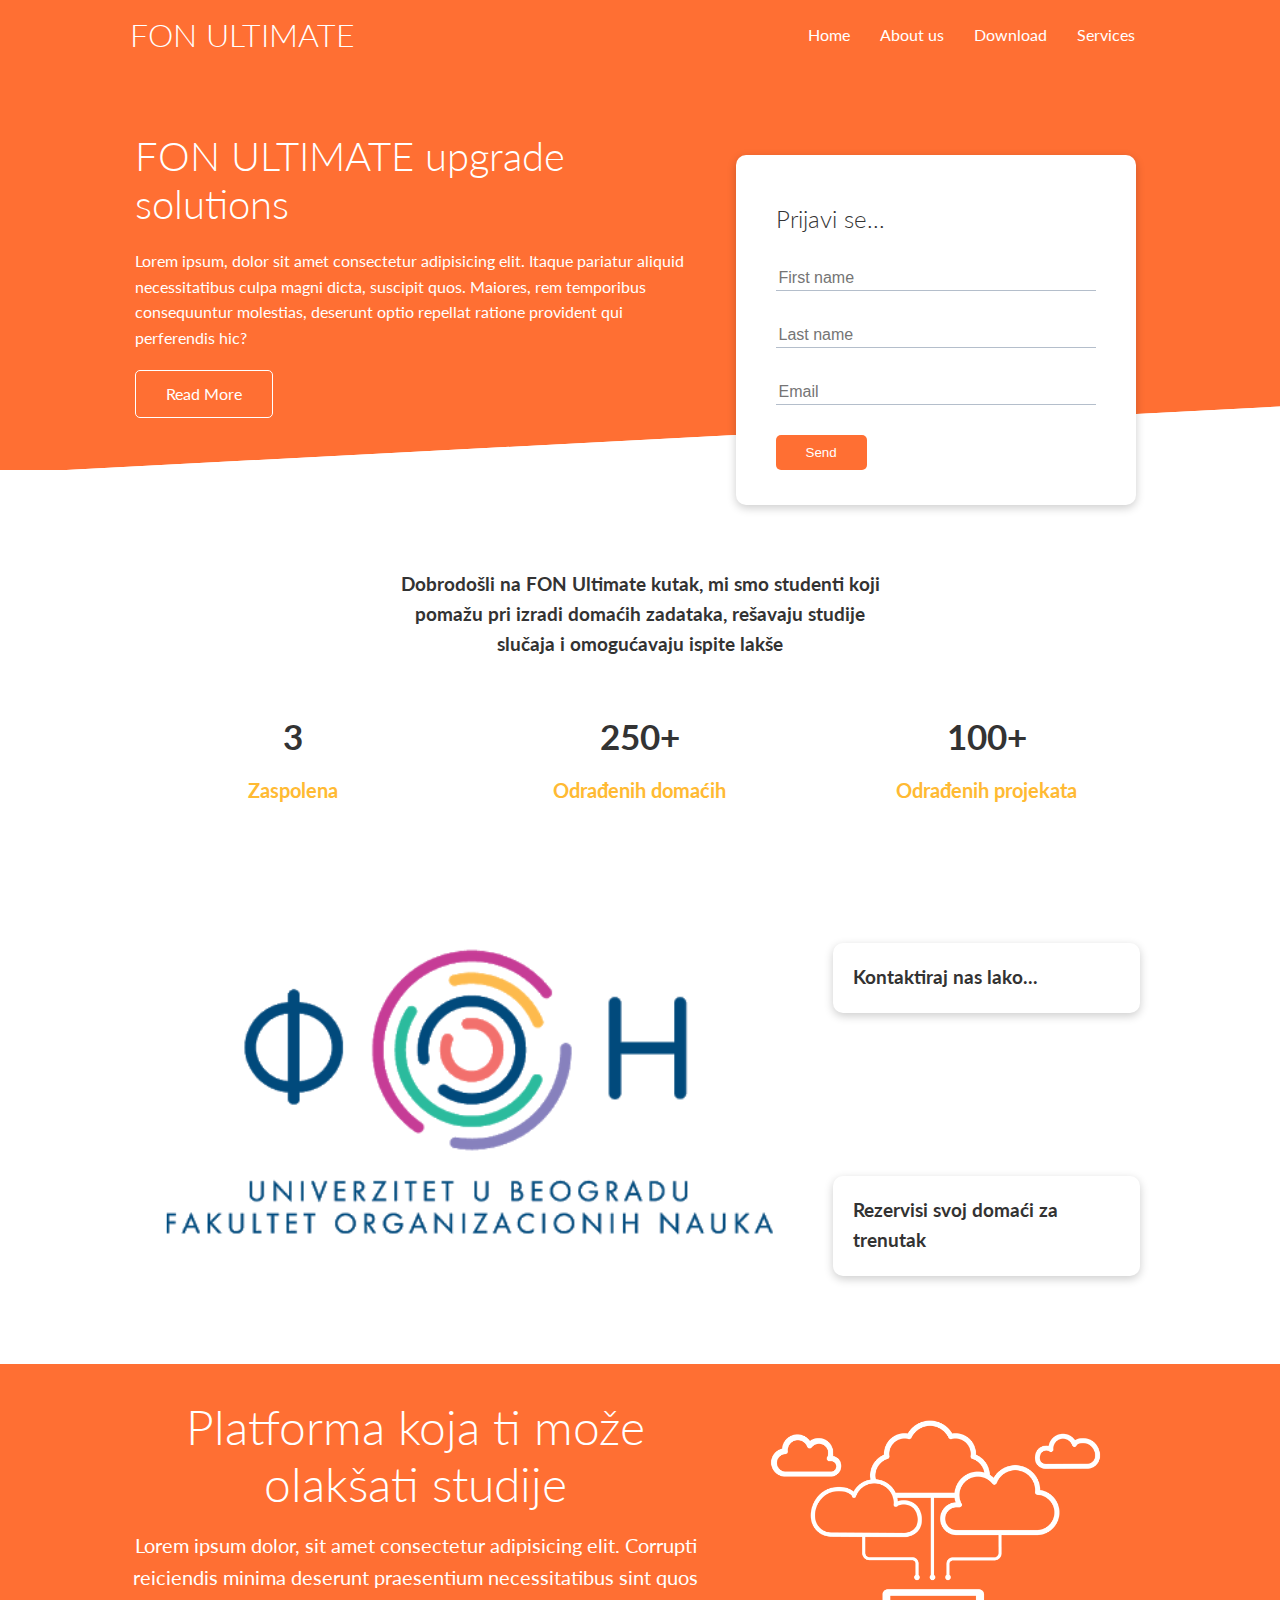
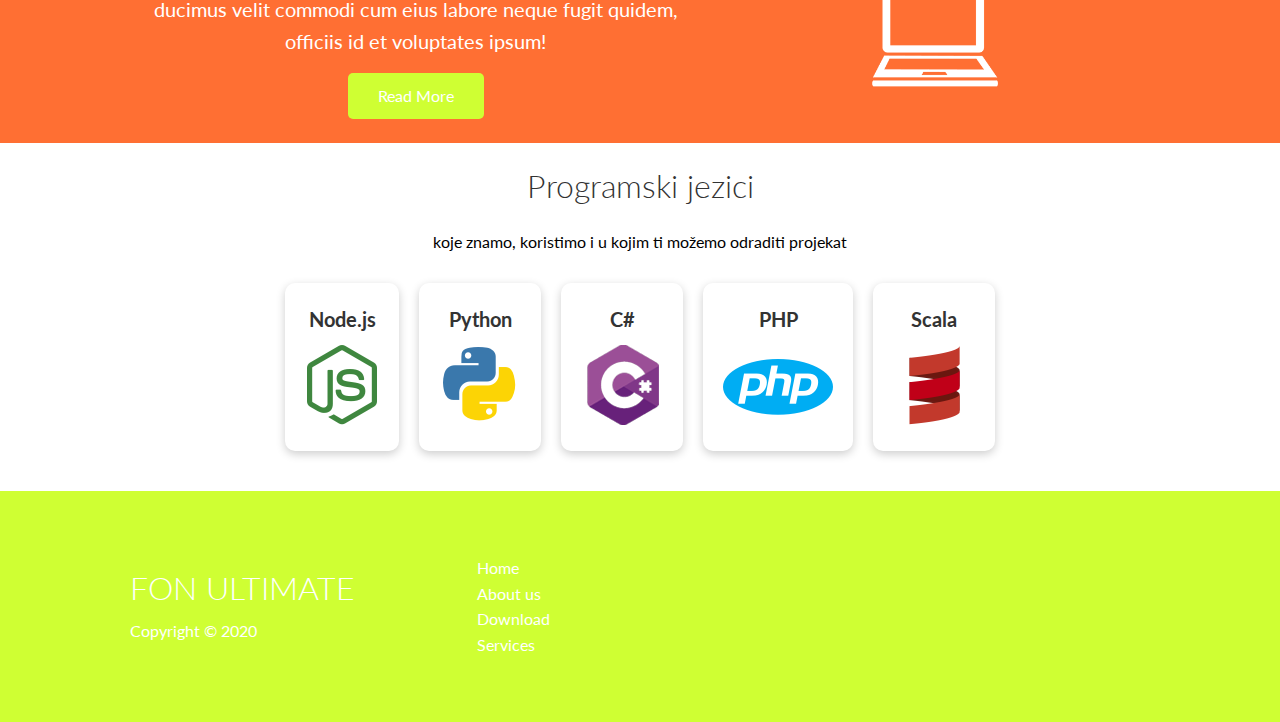
<file: index.html>
<!DOCTYPE html>
<html lang="en">
<head>
    <meta charset="UTF-8">
    <meta name="viewport" content="width=device-width, initial-scale=1.0">
    <link rel="stylesheet" href="https://cdnjs.cloudflare.com/ajax/libs/font-awesome/5.15.1/css/all.min.css" integrity="sha512-+4zCK9k+qNFUR5X+cKL9EIR+ZOhtIloNl9GIKS57V1MyNsYpYcUrUeQc9vNfzsWfV28IaLL3i96P9sdNyeRssA==" crossorigin="anonymous" />
    <link rel="stylesheet" href="css/utilities.css">
    <link rel="stylesheet" href="css/style.css">
    <title>FON Ultimate| Dobrodošli</title>
</head>
<body>
    <!-- Navbar -->
    <div class="navbar">
        <div class="container flex">
            <h1 class="logo">FON ULTIMATE</h1>
            <nav>
                <ul>
                    <li><a href="index.html">Home</a></li>
                    <li><a href="features.html">About us</a></li>
                    <li><a href="docs.html">Download</a></li>
                    <li><a href="services.html">Services</a></li>
                </ul>
            </nav>
        </div>
    </div>
    
    <!-- Showcase -->
    <section class="showcase">
        <div class="container grid">
            <div class="showcase-text">
                <h1>FON ULTIMATE upgrade solutions</h1>
                <p>Lorem ipsum, dolor sit amet consectetur adipisicing elit. Itaque pariatur aliquid necessitatibus culpa magni dicta, suscipit quos. Maiores, rem temporibus consequuntur molestias, deserunt optio repellat ratione provident qui perferendis hic?</p>
                <a href="features.html" class="btn btn-outline">Read More</a>
            </div>

            <div class="showcase-form card">
                <h2>Prijavi se...</h2>
                 <!--  <form name="contact" netlify-honeypot="bot-field" method="POST" data-netlify="true">
                    <input type="hidden" name="form-name" value="contact">
                    <p class="hidden">
                        <label>Don’t fill this out if you're human: <input name="bot-field" /></label>
                      </p>
                    <div class="form-control">
                        <input type="text" name="name" placeholder="Name" required>
                    </div>
                    <div class="form-control">
                        <input type="text" name="company" placeholder="Company Name" required>
                    </div>
                    <div class="form-control">
                        <input type="email" name="email" placeholder="Email" required>
                    </div>
                    <input type="submit" value="Send" class="btn btn-primary">
                </form> -->
                 <form id = "forma">
                    <div id = "error">

                    </div>
                    <div class="form-control">
                        <input type="text" id = "ime" name="firstname" placeholder="First name" required>
                    </div>
                    <div class="form-control">
                        <input type="text" id = "prezime" name="lastname" placeholder="Last name" required>
                    </div>
                    <div class="form-control" id="email">
                        <input type="email" name="email" placeholder="Email" required>
                    </div>
                    <input type="submit" value="Send" class="btn btn-primary">
                </form>
            </div>
        </div>
    </section>

    <!-- Stats -->
    <section class="stats">
        <div class="container">
            <h3 class="stats-heading text-center my-1">
                Dobrodošli na FON Ultimate kutak, mi smo studenti koji pomažu pri izradi domaćih zadataka, rešavaju studije slučaja i omogućavaju ispite lakše
            </h3>

            <div class="grid grid-3 text-center my-4">
                <div>
                    <i class="fas fa-server fa-3x"></i>
                    <h3>3</h3>
                    <p class="text-secondary">Zaspolena</p>
                </div>
                <div>
                    <i class="fas fa-upload fa-3x"></i>
                    <h3>250+</h3>
                    <p class="text-secondary">Odrađenih domaćih</p>
                </div>
                <div>
                    <i class="fas fa-project-diagram fa-3x"></i>
                    <h3>100+</h3>
                    <p class="text-secondary">Odrađenih projekata</p>
                </div>
            </div>
        </div>
    </section>

    <!-- Cli -->
    <section class="cli">
        <div class="container grid">
            <img src="images/cli.png" alt="">
            <div class="card">
                <h3>Kontaktiraj nas lako...</h3>
            </div>
            <div class="card">
                <h3>Rezervisi svoj domaći za trenutak</h3>
            </div>
        </div>
    </section>

    <!-- Cloud -->
    <section class="cloud bg-primary my-2 py-2">
        <div class="container grid">
            <div class="text-center">
                <h2 class="lg">Platforma koja ti može olakšati studije</h2>
                <p class="lead my-1">Lorem ipsum dolor, sit amet consectetur adipisicing elit. Corrupti reiciendis minima deserunt praesentium necessitatibus sint quos ducimus velit commodi cum eius labore neque fugit quidem, officiis id et voluptates ipsum!</p>
                <a href="features.html" class="btn btn-dark">Read More</a>
            </div>
            <img src="images/cloud.png" alt="">
        </div>
    </section>

    <!-- Languages -->
    <section class="languages">
        <h2 class="md text-center my-2">
            Programski jezici
        </h2>
        <p style="text-align: center; color: black;">koje znamo, koristimo i u kojim ti možemo odraditi projekat</p>
        <div class="container flex">
            <div class="card">
                <h4>Node.js</h4>
                <img src="images/logos/node.png" alt="">
            </div>
            <div class="card">
                <h4>Python</h4>
                <img src="images/logos/python.png" alt="">
            </div>
            <div class="card">
                <h4>C#</h4>
                <img src="images/logos/csharp.png" alt="">
            </div>
            <div class="card">
                <h4>PHP</h4>
                <img src="images/logos/php.png" alt="">
            </div>
            <div class="card">
                <h4>Scala</h4>
                <img src="images/logos/scala.png" alt="">
            </div>
        </div>
    </section>

    <!-- Footer -->
    <footer class="footer bg-dark py-5">
        <div class="container grid grid-3">
            <div>
                <h1>FON ULTIMATE
                </h1>
                <p>Copyright &copy; 2020</p>
            </div>
            <nav>
                <ul>
                    <li><a href="index.html">Home</a></li>
                    <li><a href="features.html">About us</a></li>
                    <li><a href="docs.html">Download</a></li>
                    <li><a href="services.html">Services</a></li>
                </ul>
            </nav>
            <div class="social">
                <a href="https://www.facebook.com/"><i class="fab fa-facebook fa-2x"></i></a>
                <a href="https://instagram.com"><i class="fab fa-instagram fa-2x"></i></a>
                <a href="https://twitter.com"><i class="fab fa-twitter fa-2x"></i></a>
            </div>
        </div>
    </footer>

    <script src="./js/index.js"></script>
</body>
</html>
</file>
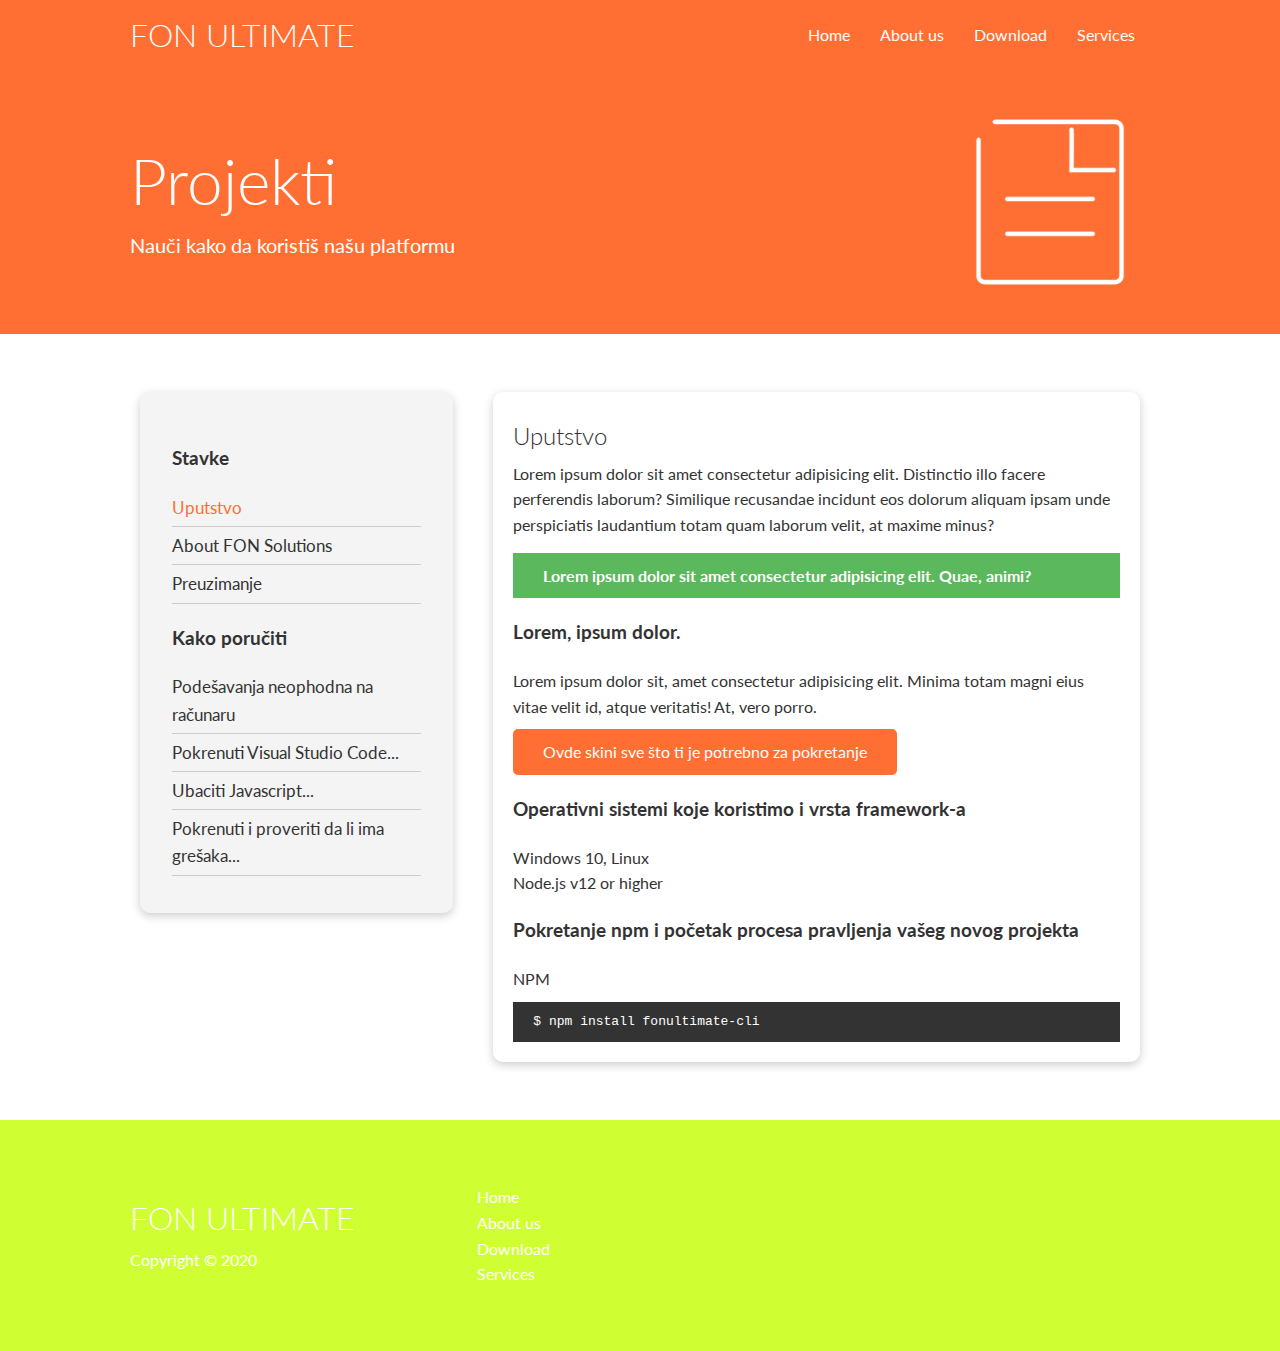
<file: docs.html>
<!DOCTYPE html>
<html lang="en">
<head>
    <meta charset="UTF-8">
    <meta name="viewport" content="width=device-width, initial-scale=1.0">
    <link rel="stylesheet" href="https://cdnjs.cloudflare.com/ajax/libs/font-awesome/5.15.1/css/all.min.css" integrity="sha512-+4zCK9k+qNFUR5X+cKL9EIR+ZOhtIloNl9GIKS57V1MyNsYpYcUrUeQc9vNfzsWfV28IaLL3i96P9sdNyeRssA==" crossorigin="anonymous" />
    <link rel="stylesheet" href="css/utilities.css">
    <link rel="stylesheet" href="css/style.css">
    <title>FON ULTIMATE | Download</title>
</head>
<body>
    <!-- Navbar -->
    <div class="navbar">
        <div class="container flex">
            <h1 class="logo">FON ULTIMATE</h1>
            <nav>
                <ul>
                    <li><a href="index.html">Home</a></li>
                    <li><a href="features.html">About us</a></li>
                    <li><a href="docs.html">Download</a></li>
                    <li><a href="services.html">Services</a></li>
                </ul>
            </nav>
        </div>
    </div>

    <!-- Head -->
    <section class="docs-head bg-primary py-3">
        <div class="container grid">
            <div>
                <h1 class="xl">Projekti</h1>
                <p class="lead">
                    Nauči kako da koristiš našu platformu
                </p>
            </div>
            <img src="images/docs.png" alt="">
        </div>
    </section>

    <!-- Docs main -->
    <section class="docs-main my-4">
        <div class="container grid">
            <div class="card bg-light p-3">
                <h3 class="my-2">Stavke</h3>
                <nav>
                    <ul>
                        <li><a class="text-primary" href="#">Uputstvo</a></li>
                        <li><a href="#">About FON Solutions</a></li>
                        <li><a href="#">Preuzimanje</a></li>
                    </ul>
                </nav>

                <h3 class="my-2">Kako poručiti</h3>
                <nav>
                    <ul>
                        <li><a href="#">Podešavanja neophodna na računaru</a></li>
							<li><a href="#">Pokrenuti Visual Studio Code...</a></li>
							<li><a href="#">Ubaciti Javascript...</a></li>
							<li><a href="#">Pokrenuti i proveriti da li ima grešaka...</a></li>
                    </ul>
                </nav>
            </div>
            <div class="card">
                <h2>Uputstvo</h2>
                <p>Lorem ipsum dolor sit amet consectetur adipisicing elit. Distinctio illo facere perferendis laborum? Similique recusandae incidunt eos dolorum aliquam ipsam unde perspiciatis laudantium totam quam laborum velit, at maxime minus?</p>

                <div class="alert alert-success">
                    <i class="fas fa-info"></i> Lorem ipsum dolor sit amet consectetur adipisicing elit. Quae, animi?
                </div>

                <h3>Lorem, ipsum dolor.</h3>
                <p>Lorem ipsum dolor sit, amet consectetur adipisicing elit. Minima totam magni eius vitae velit id, atque veritatis! At, vero porro.</p>
                <a href="https://docs.npmjs.com/cli/v6/commands/npm-install" target="_blank" class="btn btn-primary">Ovde skini sve što ti je potrebno za pokretanje</a>

                <h3>Operativni sistemi koje koristimo i vrsta framework-a</h3>
                <ul>
                    <li>Windows 10, Linux</li>
                    <li>Node.js v12 or higher</li>
                </ul>

                <h3>Pokretanje npm i početak procesa pravljenja vašeg novog projekta</h3>
                <p>NPM</p>
                <pre><code>$ npm install fonultimate-cli</code></pre>
            </div>
        </div>
    </section>
    
    <!-- Footer -->
    <footer class="footer bg-dark py-5">
        <div class="container grid grid-3">
            <div>
                <h1>FON ULTIMATE
                </h1>
                <p>Copyright &copy; 2020</p>
            </div>
            <nav>
                <ul>
                    <li><a href="index.html">Home</a></li>
                    <li><a href="features.html">About us</a></li>
                    <li><a href="docs.html">Download</a></li>
                    <li><a href="services.html">Services</a></li>
                </ul>
            </nav>
            <div class="social">
                <a href="https://www.facebook.com/"><i class="fab fa-facebook fa-2x"></i></a>
                <a href="https://instagram.com"><i class="fab fa-instagram fa-2x"></i></a>
                <a href="https://twitter.com"><i class="fab fa-twitter fa-2x"></i></a>
            </div>
        </div>
    </footer>
</body>
</html>
</file>
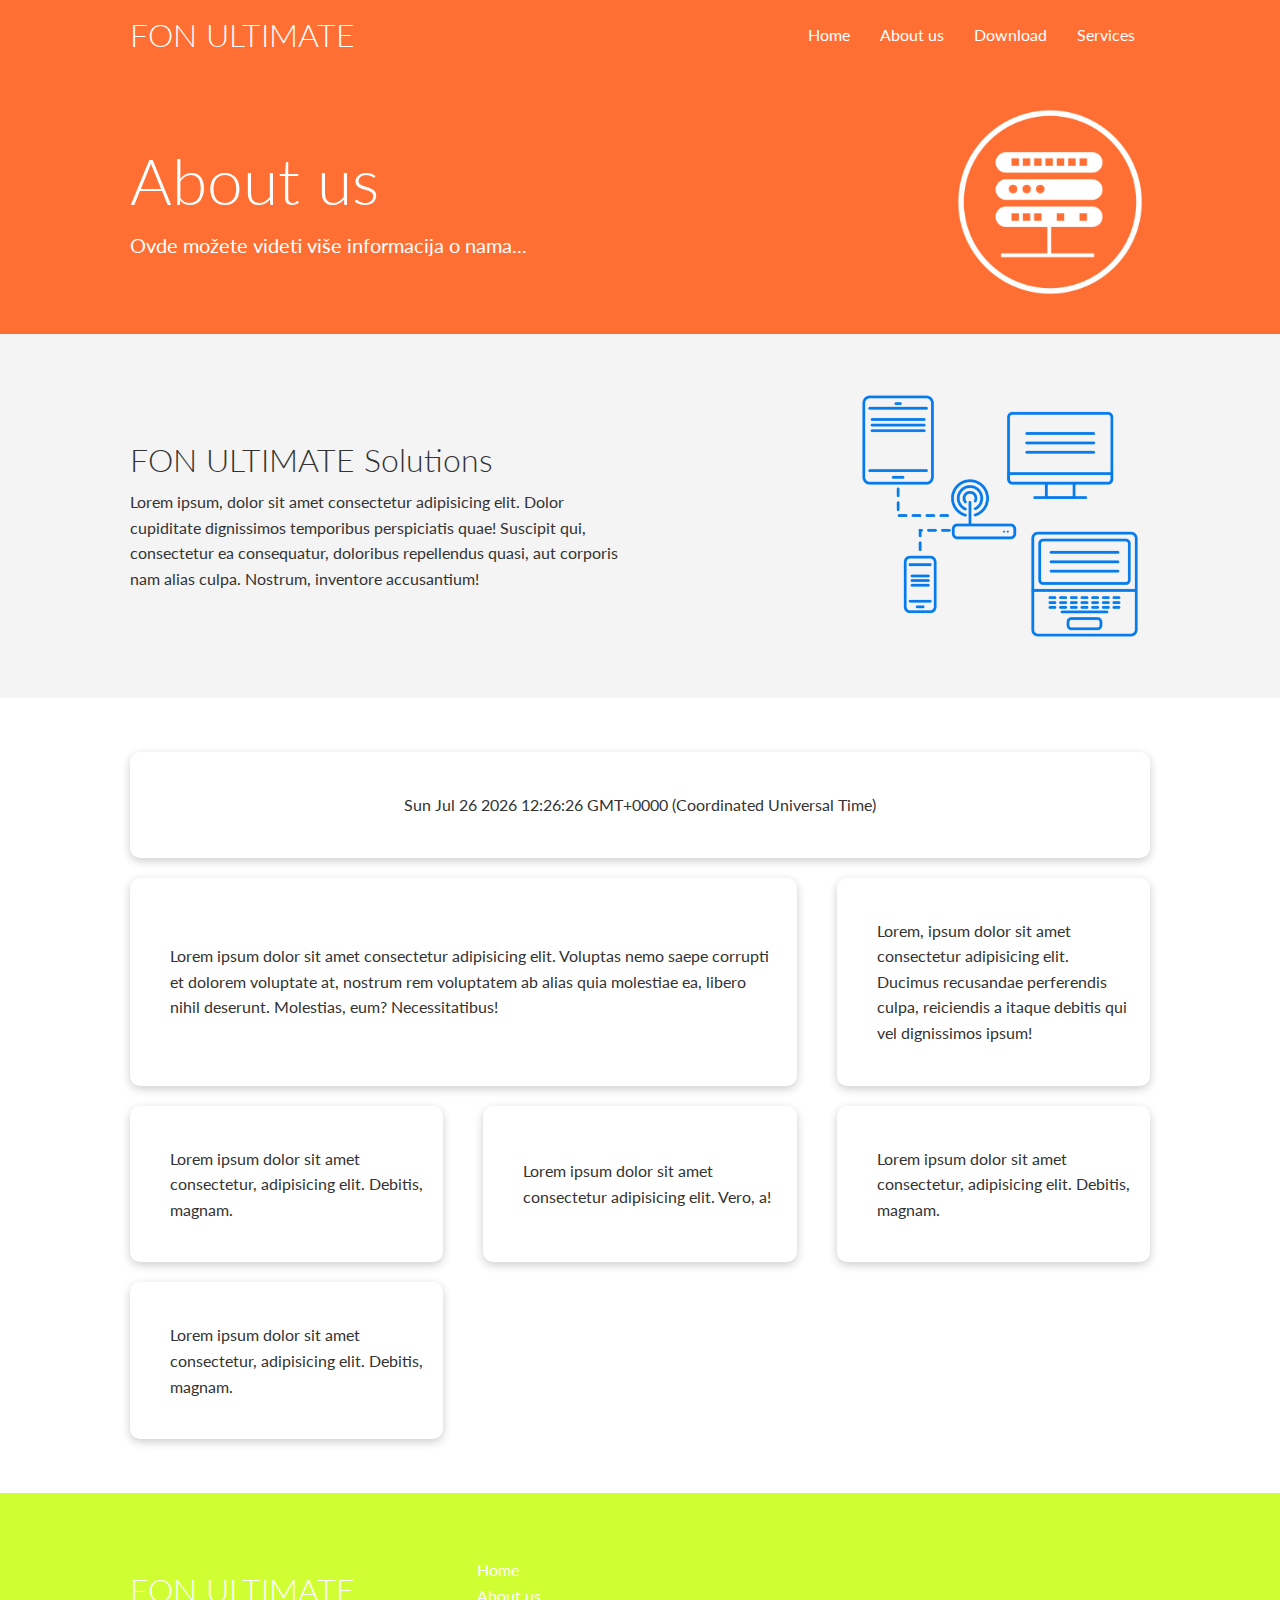
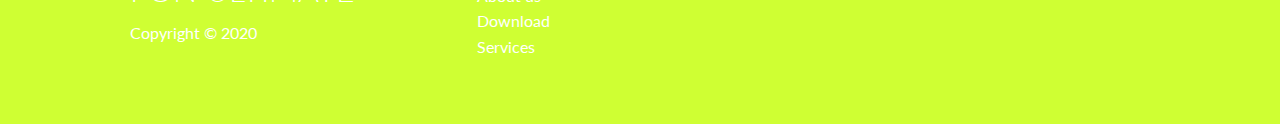
<file: features.html>
<!DOCTYPE html>
<html lang="en">
<head>
    <meta charset="UTF-8">
    <meta name="viewport" content="width=device-width, initial-scale=1.0">
    <link rel="stylesheet" href="https://cdnjs.cloudflare.com/ajax/libs/font-awesome/5.15.1/css/all.min.css" integrity="sha512-+4zCK9k+qNFUR5X+cKL9EIR+ZOhtIloNl9GIKS57V1MyNsYpYcUrUeQc9vNfzsWfV28IaLL3i96P9sdNyeRssA==" crossorigin="anonymous" />
    <link rel="stylesheet" href="css/utilities.css">
    <link rel="stylesheet" href="css/style.css">
    <title>FON ULTIMATE | About us</title>
</head>
<body>
    <!-- Navbar -->
    <div class="navbar">
        <div class="container flex">
            <h1 class="logo">FON ULTIMATE</h1>
            <nav>
                <ul>
                    <li><a href="index.html">Home</a></li>
                    <li><a href="features.html">About us</a></li>
                    <li><a href="docs.html">Download</a></li>
                    <li><a href="services.html">Services</a></li>
                </ul>
            </nav>
        </div>
    </div>

    <!-- Head -->
    <section class="features-head bg-primary py-3">
        <div class="container grid">
            <div>
                <h1 class="xl">About us</h1>
                <p class="lead">
                    Ovde možete videti više informacija o nama...
                </p>
            </div>
            <img src="images/server.png" alt="">
        </div>
    </section>

    <!-- Sub head -->
    <section class="features-sub-head bg-light py-3">
        <div class="container grid">
            <div>
                <h1 class="md">FON ULTIMATE Solutions</h1>
                <p>
                    Lorem ipsum, dolor sit amet consectetur adipisicing elit. Dolor cupiditate dignissimos temporibus perspiciatis quae! Suscipit qui, consectetur ea consequatur, doloribus repellendus quasi, aut corporis nam alias culpa. Nostrum, inventore accusantium!
                </p>
            </div>
            <img src="images/server2.png" alt="">
        </div>
    </section>

    <section class="features-main my-2">
        <div class="container grid grid-3">
            <div class="card flex">
                <p id="vreme"></p>
            </div>
            <div class="card flex">
                <i class="fas fa-server fa-3x"></i>
                <p>Lorem ipsum dolor sit amet consectetur adipisicing elit. Voluptas nemo saepe corrupti et dolorem voluptate at, nostrum rem voluptatem ab alias quia molestiae ea, libero nihil deserunt. Molestias, eum? Necessitatibus!</p>
            </div>
            <div class="card flex">
                <i class="fas fa-network-wired fa-3x"></i>
                <p>
                    Lorem, ipsum dolor sit amet consectetur adipisicing elit. Ducimus
                    recusandae perferendis culpa, reiciendis a itaque debitis qui vel
                    dignissimos ipsum!
                </p>
            </div>
            <div class="card flex">
                <i class="fas fa-laptop-code fa-3x"></i>
                <p>
                    Lorem ipsum dolor sit amet consectetur, adipisicing elit. Debitis,
                    magnam.
                </p>
            </div>
            <div class="card flex">
                <i class="fas fa-database fa-3x"></i>
                <p>
                    Lorem ipsum dolor sit amet consectetur adipisicing elit. Vero, a!
                </p>
            </div>
            <div class="card flex">
                <i class="fas fa-power-off fa-3x"></i>
                <p>
                    Lorem ipsum dolor sit amet consectetur, adipisicing elit. Debitis,
                    magnam.
                </p>
            </div>
            <div class="card flex">
                <i class="fas fa-upload fa-3x"></i>
                <p>
                    Lorem ipsum dolor sit amet consectetur, adipisicing elit. Debitis,
                    magnam.
                </p>
            </div>
        </div>
    </section>

    <!-- Footer -->
    <footer class="footer bg-dark py-5">
        <div class="container grid grid-3">
            <div>
                <h1>FON ULTIMATE
                </h1>
                <p>Copyright &copy; 2020</p>
            </div>
            <nav>
                <ul>
                    <li><a href="index.html">Home</a></li>
                    <li><a href="features.html">About us</a></li>
                    <li><a href="docs.html">Download</a></li>
                    <li><a href="services.html">Services</a></li>
                </ul>
            </nav>
            <div class="social">
                <a href="https://www.facebook.com/"><i class="fab fa-facebook fa-2x"></i></a>
                <a href="https://instagram.com"><i class="fab fa-instagram fa-2x"></i></a>
                <a href="https://twitter.com"><i class="fab fa-twitter fa-2x"></i></a>
            </div>
        </div>
    </footer>

    <script>
        let vreme = new Date();
        document.getElementById('vreme').innerHTML = vreme;
    </script>
</body>
</html>
</file>
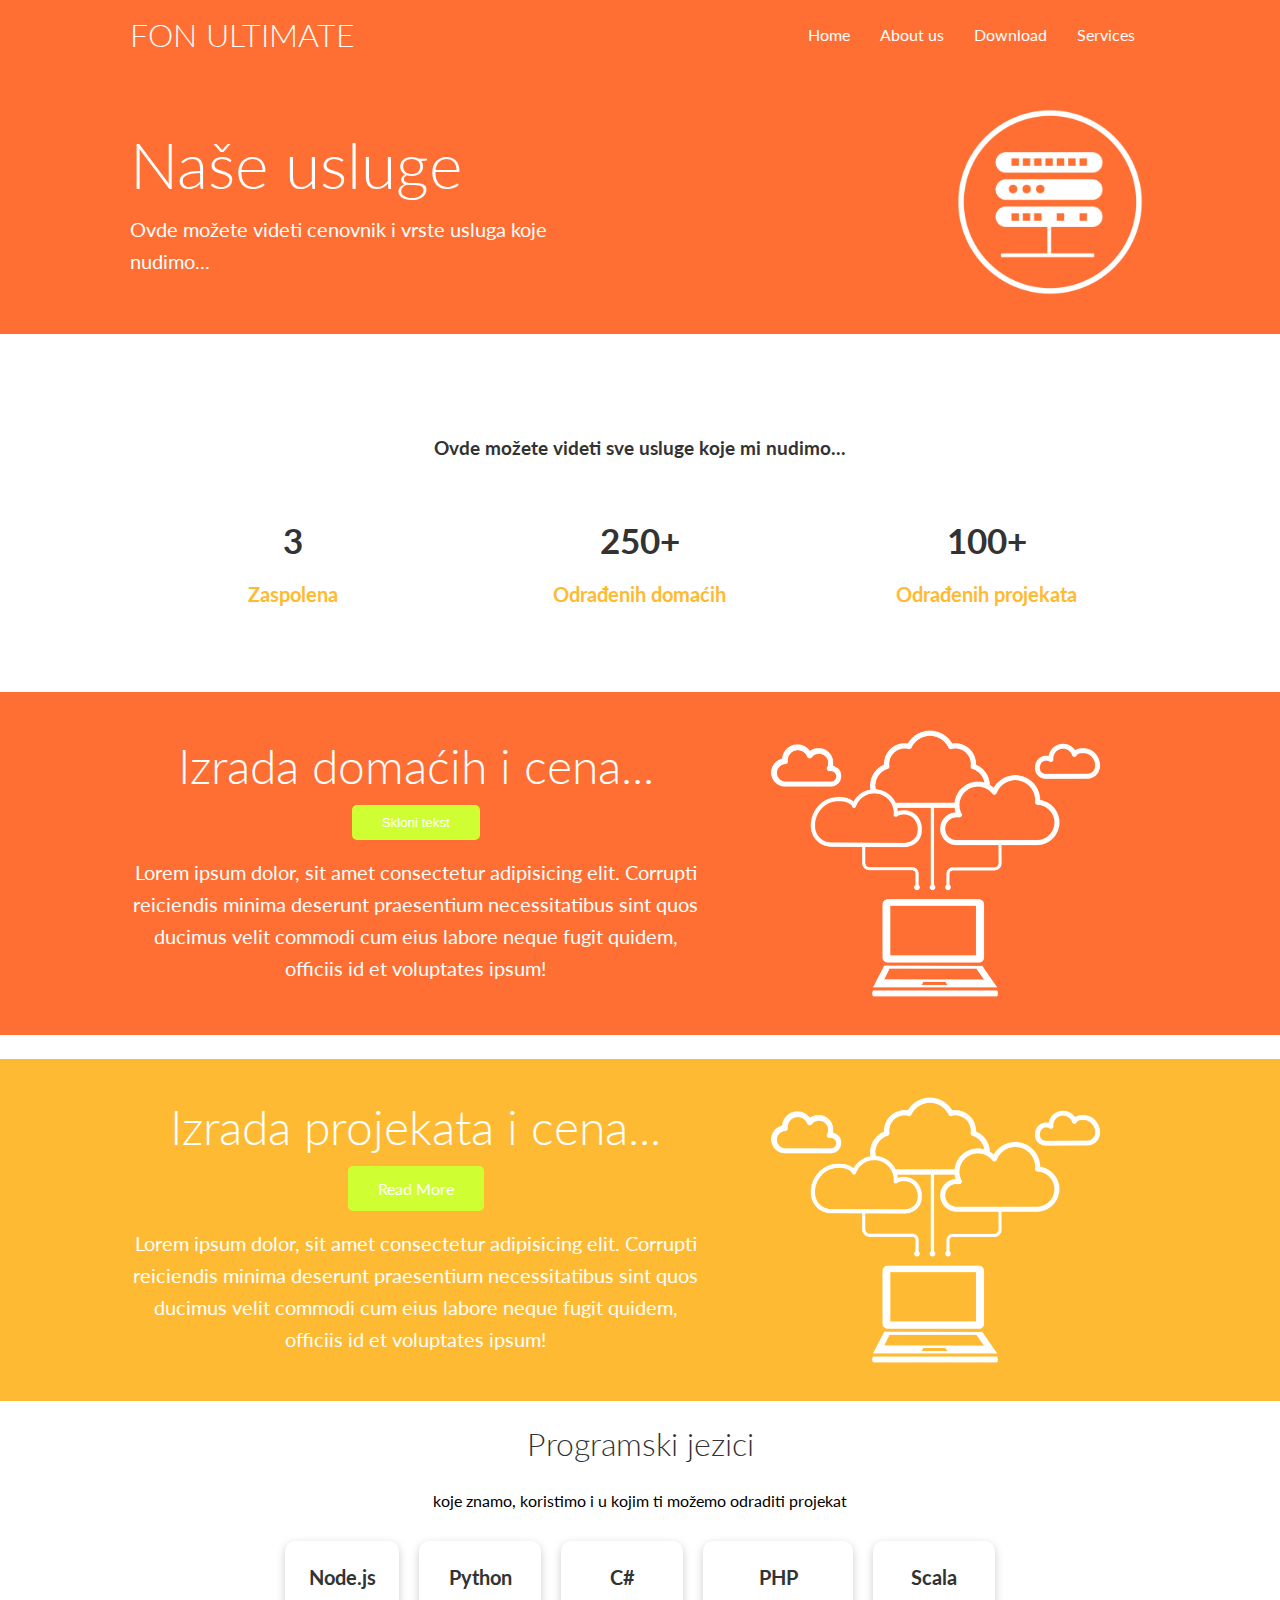
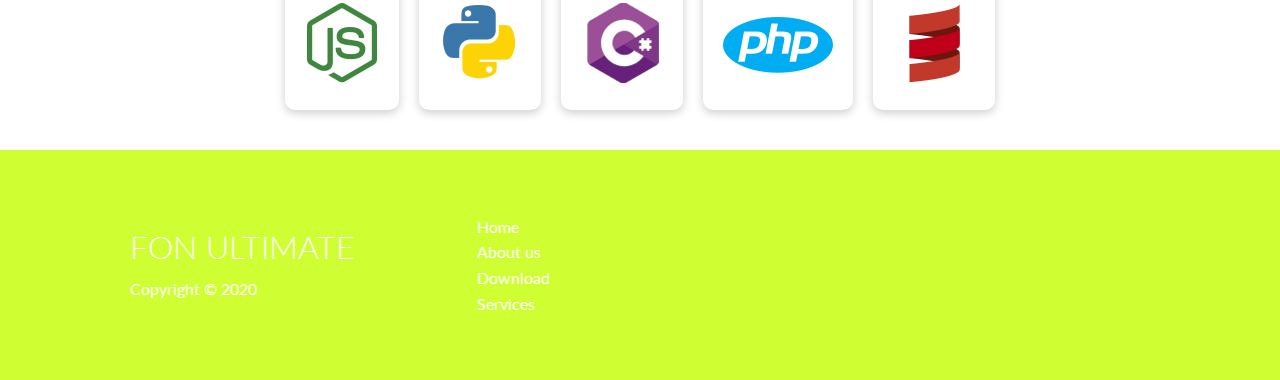
<file: services.html>
<!DOCTYPE html>
<html lang="en">
<head>
    <meta charset="UTF-8">
    <meta name="viewport" content="width=device-width, initial-scale=1.0">
    <link rel="stylesheet" href="https://cdnjs.cloudflare.com/ajax/libs/font-awesome/5.15.1/css/all.min.css" integrity="sha512-+4zCK9k+qNFUR5X+cKL9EIR+ZOhtIloNl9GIKS57V1MyNsYpYcUrUeQc9vNfzsWfV28IaLL3i96P9sdNyeRssA==" crossorigin="anonymous" />
    <link rel="stylesheet" href="css/utilities.css">
    <link rel="stylesheet" href="css/style.css">
    <title>FON Ultimate| Usluge</title>
</head>
<body>
    <!-- Navbar -->
    <div class="navbar">
        <div class="container flex">
            <h1 class="logo">FON ULTIMATE</h1>
            <nav>
                <ul>
                    <li><a href="index.html">Home</a></li>
                    <li><a href="features.html">About us</a></li>
                    <li><a href="docs.html">Download</a></li>
                    <li><a href="services.html">Services</a></li>
                </ul>
            </nav>
        </div>
    </div>
    
    <section class="features-head bg-primary py-3">
        <div class="container grid">
            <div>
                <h1 class="xl">Naše usluge</h1>
                <p class="lead">
                    Ovde možete videti cenovnik i vrste usluga koje nudimo...
                </p>
            </div>
            <img src="images/server.png" alt="">
        </div>
    </section>

    <!-- Stats -->
    <section class="stats">
        <div class="container">
            <h3 class="stats-heading text-center my-1">
                Ovde možete videti sve usluge koje mi nudimo...
            </h3>

            <div class="grid grid-3 text-center my-4">
                <div>
                    <i class="fas fa-server fa-3x"></i>
                    <h3>3</h3>
                    <p class="text-secondary">Zaspolena</p>
                </div>
                <div>
                    <i class="fas fa-upload fa-3x"></i>
                    <h3>250+</h3>
                    <p class="text-secondary">Odrađenih domaćih</p>
                </div>
                <div>
                    <i class="fas fa-project-diagram fa-3x"></i>
                    <h3>100+</h3>
                    <p class="text-secondary">Odrađenih projekata</p>
                </div>
            </div>
        </div>
    </section>

    <!-- Cloud -->
    <section class="cloud bg-primary my-2 py-2">
        <div class="container grid">
            <div class="text-center">
                <h2 class="lg">Izrada domaćih i cena...</h2>
                <button class="btn btn-dark">Skloni tekst</button>
                <p class="lead my-1" id="ajde1">Lorem ipsum dolor, sit amet consectetur adipisicing elit. Corrupti reiciendis minima deserunt praesentium necessitatibus sint quos ducimus velit commodi cum eius labore neque fugit quidem, officiis id et voluptates ipsum!</p>
            </div>
            <img src="images/cloud.png" alt="">
        </div>
    </section>

    <section class="cloud bg-secondary my-2 py-2">
        <div class="container grid">
            <div class="text-center">
                <h2 class="lg">Izrada projekata i cena...</h2>
                <a href="" class="btn btn-dark">Read More</a>
                <p class="lead my-1">Lorem ipsum dolor, sit amet consectetur adipisicing elit. Corrupti reiciendis minima deserunt praesentium necessitatibus sint quos ducimus velit commodi cum eius labore neque fugit quidem, officiis id et voluptates ipsum!</p>
            </div>
            <img src="images/cloud.png" alt="">
        </div>
    </section>

    <!-- Languages -->
    <section class="languages">
        <h2 class="md text-center my-2">
            Programski jezici
        </h2>
        <p style="text-align: center; color: black;">koje znamo, koristimo i u kojim ti možemo odraditi projekat</p>
        <div class="container flex">
            <div class="card">
                <h4>Node.js</h4>
                <img src="images/logos/node.png" alt="">
            </div>
            <div class="card">
                <h4>Python</h4>
                <img src="images/logos/python.png" alt="">
            </div>
            <div class="card">
                <h4>C#</h4>
                <img src="images/logos/csharp.png" alt="">
            </div>
            <div class="card">
                <h4>PHP</h4>
                <img src="images/logos/php.png" alt="">
            </div>
            <div class="card">
                <h4>Scala</h4>
                <img src="images/logos/scala.png" alt="">
            </div>
        </div>
    </section>

    <!-- Footer -->
    <footer class="footer bg-dark py-5">
        <div class="container grid grid-3">
            <div>
                <h1>FON ULTIMATE
                </h1>
                <p>Copyright &copy; 2020</p>
            </div>
            <nav>
                <ul>
                    <li><a href="index.html">Home</a></li>
                    <li><a href="features.html">About us</a></li>
                    <li><a href="docs.html">Download</a></li>
                    <li><a href="services.html">Services</a></li>
                </ul>
            </nav>
            <div class="social">
                <a href="https://www.facebook.com/"><i class="fab fa-facebook fa-2x"></i></a>
                <a href="https://instagram.com"><i class="fab fa-instagram fa-2x"></i></a>
                <a href="https://twitter.com"><i class="fab fa-twitter fa-2x"></i></a>
            </div>
        </div>
    </footer>


    <script src="https://ajax.googleapis.com/ajax/libs/jquery/3.5.1/jquery.min.js"></script>
    <script>
        $(document).ready(function() {
            $("button").click(function(){
                $("#ajde1").fadeToggle();
                $("#ajde1").fadeToggle("slow");
                $("#ajde1").fadeToggle(3000);
            });
        });
    </script>
</body>
</html>
</file>
<file: css/utilities.css>
.container {
  max-width: 1100px;
  margin: 0 auto;
  overflow: auto;
  padding: 0 40px;
}

.card {
  background-color: #fff;
  color: #333;
  border-radius: 10px;
  box-shadow: 0 3px 10px rgba(0, 0, 0, 0.2);
  padding: 20px;
  margin: 10px;
}

.btn {
  display: inline-block;
  padding: 10px 30px;
  cursor: pointer;
  background: var(--primary-color);
  color: #fff;
  border: none;
  border-radius: 5px;
}

.btn-outline {
  background-color: transparent;
  border: 1px #fff solid;
}

.btn:hover {
  transform: scale(0.98);
}

/* Backgrounds & colored buttons */
.bg-primary,
.btn-primary {
  background-color: var(--primary-color);
  color: #fff;
}

.bg-secondary,
.btn-secondary {
  background-color: var(--secondary-color);
  color: #fff;
}

.bg-dark,
.btn-dark {
  background-color: var(--dark-color);
  color: #fff;
}

.bg-light,
.btn-light {
  background-color: var(--light-color);
  color: #333;
}

.bg-primary a,
.btn-primary a,
.bg-secondary a,
.btn-secondary a,
.bg-dark a,
.btn-dark a {
  color: #fff;
}

/* Text colors */
.text-primary {
  color: var(--primary-color);
}

.text-secondary {
  color: var(--secondary-color);
}

.text-dark {
  color: var(--dark-color);
}

.text-light {
  color: var(--light-color);
}

/* Text sizes */
.lead {
  font-size: 20px;
}

.sm {
  font-size: 1rem;
}

.md {
  font-size: 2rem;
}

.lg {
  font-size: 3rem;
}

.xl {
  font-size: 4rem;
}

.text-center {
  text-align: center;
}

/* Alert */
.alert {
  background-color: var(--light-color);
  padding: 10px 20px;
  font-weight: bold;
  margin: 15px 0;
}

.alert i {
  margin-right: 10px;
}

.alert-success {
  background-color: var(--success-color);
  color: #fff;
}

.alert-error {
  background-color: var(--error-color);
  color: #fff;
}

.flex {
  display: flex;
  justify-content: center;
  align-items: center;
  height: 100%;
}

.grid {
  display: grid;
  grid-template-columns: repeat(2, 1fr);
  gap: 20px;
  justify-content: center;
  align-items: center;
  height: 100%;
}

.grid-3 {
  grid-template-columns: repeat(3, 1fr);
}

/* Margin */
.my-1 {
  margin: 1rem 0;
}

.my-2 {
  margin: 1.5rem 0;
}

.my-3 {
  margin: 2rem 0;
}

.my-4 {
  margin: 3rem 0;
}

.my-5 {
  margin: 4rem 0;
}

.m-1 {
  margin: 1rem;
}

.m-2 {
  margin: 1.5rem;
}

.m-3 {
  margin: 2rem;
}

.m-4 {
  margin: 3rem;
}

.m-5 {
  margin: 4rem;
}

/* Padding */
.py-1 {
  padding: 1rem 0;
}

.py-2 {
  padding: 1.5rem 0;
}

.py-3 {
  padding: 2rem 0;
}

.py-4 {
  padding: 3rem 0;
}

.py-5 {
  padding: 4rem 0;
}

.p-1 {
  padding: 1rem;
}

.p-2 {
  padding: 1.5rem;
}

.p-3 {
  padding: 2rem;
}

.p-4 {
  padding: 3rem;
}

.p-5 {
  padding: 4rem;
}
</file>
<file: css/style.css>
@import url('https://fonts.googleapis.com/css2?family=Lato:wght@300&display=swap');

:root {
  --primary-color: #FF6F33;
  --secondary-color:#FFBA33;
  --dark-color: #CFFF33;
  --light-color: #f4f4f4;
  --success-color: #5cb85c;
  --error-color: #d9534f;
}

* {
  box-sizing: border-box;
  padding: 0;
  margin: 0;
}

body {
  font-family: 'Lato', sans-serif;
  color: #333;
  line-height: 1.6;
}

ul {
  list-style-type: none;
}

a {
  text-decoration: none;
  color: #333;
}

h1,
h2 {
  font-weight: 300;
  line-height: 1.2;
  margin: 10px 0;
}

p {
  margin: 10px 0;
}

img {
  width: 100%;
}

code,
pre {
  background: #333;
  color: #fff;
  padding: 10px;
}

.hidden {
  visibility: hidden;
  height: 0;
}

/* Navbar */
.navbar {
  background-color: var(--primary-color);
  color: #fff;
  height: 70px;
}

.navbar ul {
  display: flex;
}

.navbar a {
  color: #fff;
  padding: 10px;
  margin: 0 5px;
}

.navbar a:hover {
  border-bottom: 2px #fff solid;
}

.navbar .flex {
  justify-content: space-between;
}

/* Showcase */
.showcase {
  height: 400px;
  background-color: var(--primary-color);
  color: #fff;
  position: relative;
}

.showcase h1 {
  font-size: 40px;
}

.showcase p {
  margin: 20px 0;
}

.showcase .grid {
  overflow: visible;
  grid-template-columns: 55% auto;
  gap: 30px;
}

.showcase-text {
  animation: slideInFromLeft 1s ease-in;
}

.showcase-form {
  position: relative;
  top: 60px;
  height: 350px;
  width: 400px;
  padding: 40px;
  z-index: 100;
  justify-self: flex-end;
  animation: slideInFromRight 1s ease-in;
}

.showcase-form .form-control {
  margin: 30px 0;
}

.showcase-form input[type='text'],
.showcase-form input[type='email'] {
  border: 0;
  border-bottom: 1px solid #b4becb;
  width: 100%;
  padding: 3px;
  font-size: 16px;
}

.showcase-form input:focus {
  outline: none;
}

.showcase::before,
.showcase::after {
  content: '';
  position: absolute;
  height: 100px;
  bottom: -70px;
  right: 0;
  left: 0;
  background: #fff;
  transform: skewY(-3deg);
  -webkit-transform: skewY(-3deg);
  -moz-transform: skewY(-3deg);
  -ms-transform: skewY(-3deg);
}

/* Stats */
.stats {
  padding-top: 100px;
  animation: slideInFromBottom 1s ease-in;
}

.stats-heading {
  max-width: 500px;
  margin: auto;
}

.stats .grid h3 {
  font-size: 35px;
}

.stats .grid p {
  font-size: 20px;
  font-weight: bold;
}

/* Cli */
.cli .grid {
  grid-template-columns: repeat(3, 1fr);
  grid-template-rows: repeat(2, 1fr);
}

.cli .grid > *:first-child {
  grid-column: 1 / span 2;
  grid-row: 1 / span 2;
}

/* Cloud */
.cloud .grid {
  grid-template-columns: 4fr 3fr;
}

/* Languages */

.languages .flex {
  flex-wrap: wrap;
}

.languages .card {
  text-align: center;
  margin: 18px 10px 40px;
  transition: transform 0.2s ease-in;
}

.languages .card h4 {
  font-size: 20px;
  margin-bottom: 10px;
}

.languages .card:hover {
  transform: translateY(-15px);
}

/* Features */
.features-head img,
.docs-head img {
  width: 200px;
  justify-self: flex-end;
}

.features-sub-head img {
  width: 300px;
  justify-self: flex-end;
}

.features-main .card > i {
  margin-right: 20px;
}

.features-main .grid {
  padding: 30px;
}

.features-main .grid > *:first-child {
  grid-column: 1 / span 3;
}

.features-main .grid > *:nth-child(2) {
  grid-column: 1 / span 2;
}

/* Docs */
.docs-main h3 {
  margin: 20px 0;
}

.docs-main .grid {
  grid-template-columns: 1fr 2fr;
  align-items: flex-start;
}

.docs-main nav li {
  font-size: 17px;
  padding-bottom: 5px;
  margin-bottom: 5px;
  border-bottom: 1px #ccc solid;
}

.docs-main a:hover {
  font-weight: bold;
}

/* Footer */
.footer .social a {
  margin: 0 10px;
}

/* Animations */
@keyframes slideInFromLeft {
  0% {
    transform: translateX(-100%);
  }

  100% {
    transform: translateX(0);
  }
}

@keyframes slideInFromRight {
  0% {
    transform: translateX(100%);
  }

  100% {
    transform: translateX(0);
  }
}

@keyframes slideInFromTop {
  0% {
    transform: translateY(-100%);
  }

  100% {
    transform: translateX(0);
  }
}

@keyframes slideInFromBottom {
  0% {
    transform: translateY(100%);
  }

  100% {
    transform: translateX(0);
  }
}

/* Tablets and under */
@media (max-width: 768px) {
  .grid,
  .showcase .grid,
  .stats .grid,
  .cli .grid,
  .cloud .grid,
  .features-main .grid,
  .docs-main .grid {
    grid-template-columns: 1fr;
    grid-template-rows: 1fr;
  }

  .showcase {
    height: auto;
  }

  .showcase-text {
    text-align: center;
    margin-top: 40px;
    animation: slideInFromTop 1s ease-in;
  }

  .showcase-form {
    justify-self: center;
    margin: auto;
    animation: slideInFromBottom 1s ease-in;
  }

  .cli .grid > *:first-child {
    grid-column: 1;
    grid-row: 1;
  }

  .features-head,
  .features-sub-head,
  .docs-head {
    text-align: center;
  }

  .features-head img,
  .features-sub-head img,
  .docs-head img {
    justify-self: center;
  }

  .features-main .grid > *:first-child,
  .features-main .grid > *:nth-child(2) {
    grid-column: 1;
  }
}

/* Mobile */
@media (max-width: 500px) {
  .navbar {
    height: 110px;
  }

  .navbar .flex {
    flex-direction: column;
  }

  .navbar ul {
    padding: 10px;
    background-color: rgba(0, 0, 0, 0.1);
  }
  
  .showcase-form {
    width: 300px;
  }
}
</file>
